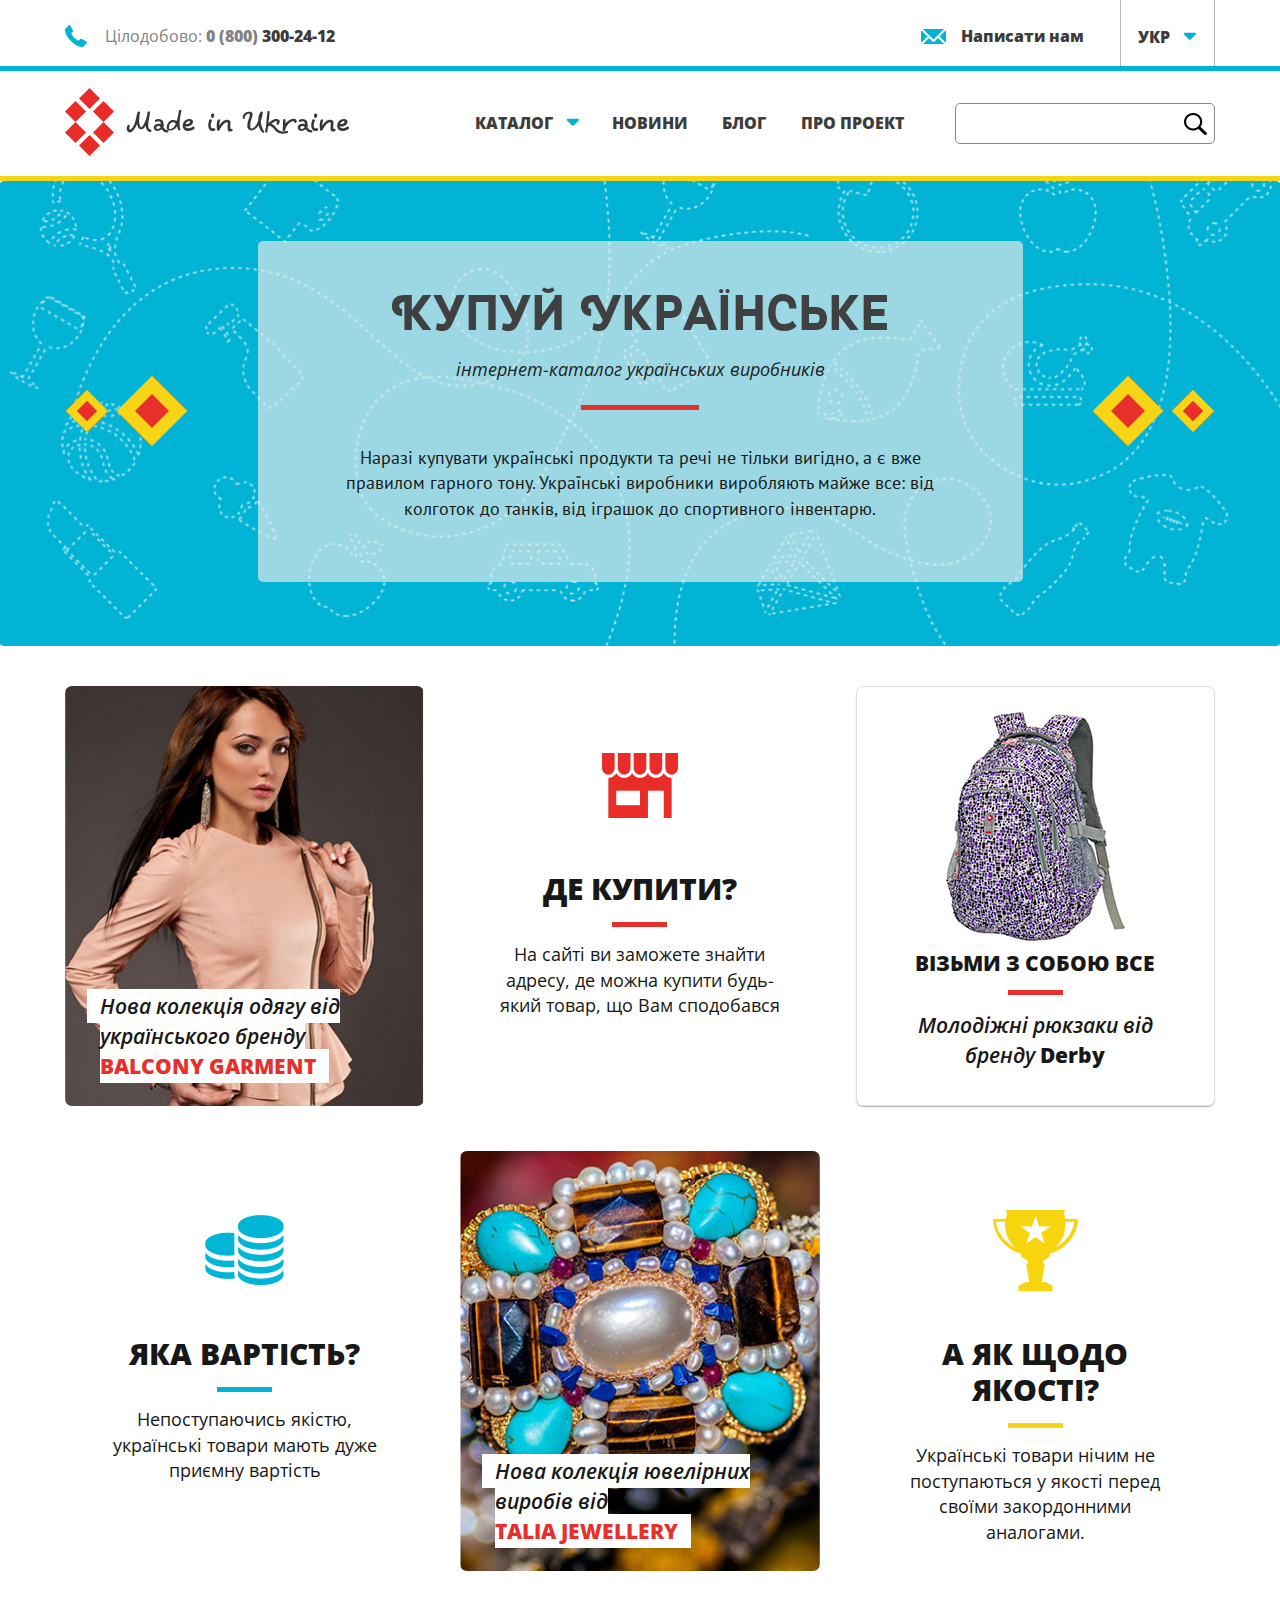
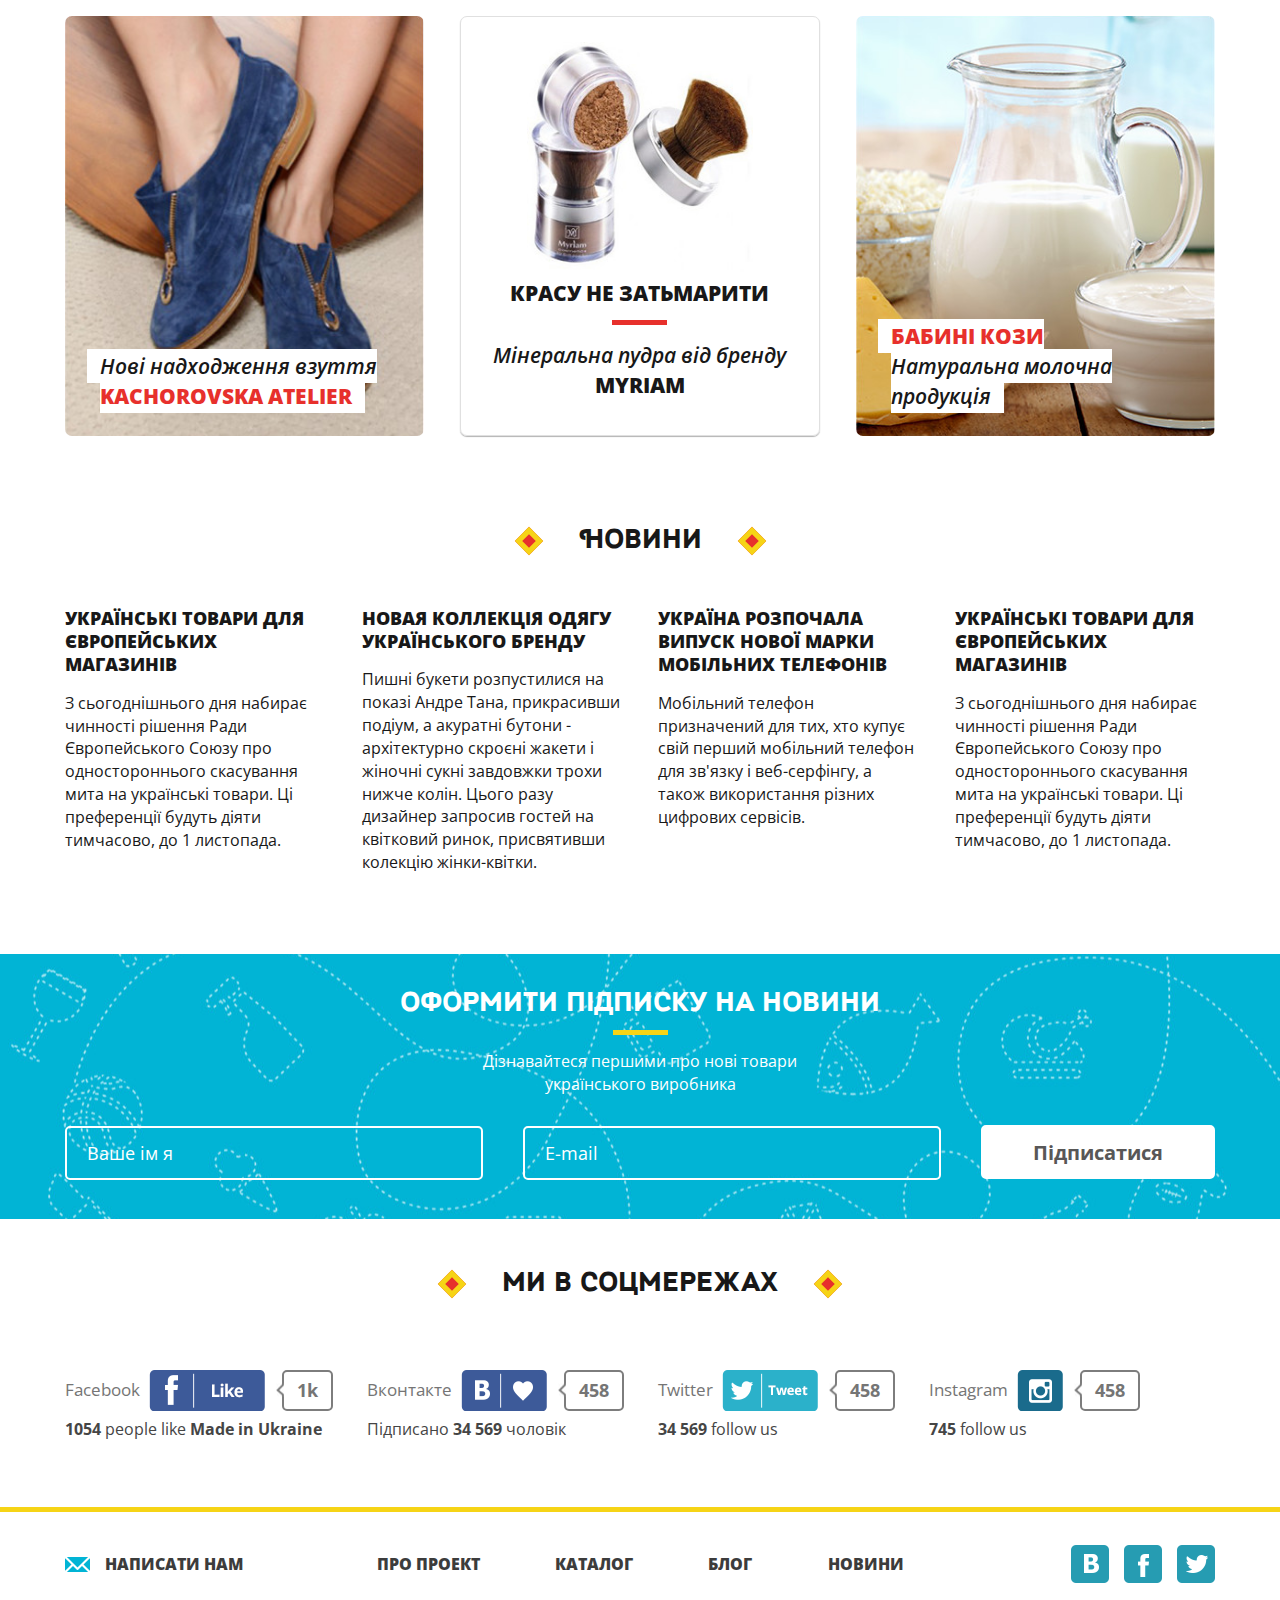
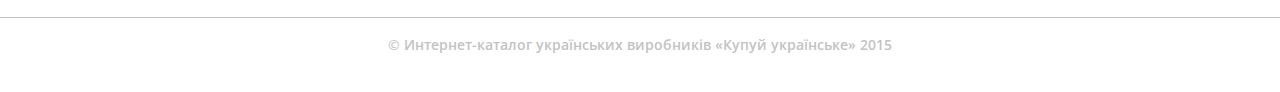
<file: index.html>
<!DOCTYPE html>
<html>
<head lang="en">
	<meta charset="UTF-8">
	<title>UWC_UkraineManufacture</title>
	<link href='http://fonts.googleapis.com/css?family=PT+Sans|Open+Sans:400italic,600italic,400,600,700,800&subset=latin,cyrillic' rel='stylesheet' type='text/css'>
	<link rel="stylesheet" href="//maxcdn.bootstrapcdn.com/font-awesome/4.3.0/css/font-awesome.min.css">
	<link rel="stylesheet" href="css/bootstrap.min.css"/>
	<link rel="stylesheet" href="css/style.css"/>
</head>
<body>
<header class="header">
	<div class="top-line">
		<div class="container">
			<div class="row">
				<div class="col-md-4">
					<div class="background-icon call-us light-grey">
						Цілодобово: <a href="tel:0(800)300-24-12"><span class="light-grey">0 (800)</span> 300-24-12</a>
					</div>
				</div>
				<div class="col language">
					<ul class="lang-dropdown">
						<li><a href="#">УКР</a></li>
					</ul>
				</div>
				<div class="col">
					<div class="background-icon write-us"><a href="mailto:#">Написати нам</a></div>
				</div>
			</div>
		</div>
	</div>
	<div class="container">
		<div class="row navigation">
			<div class="col-md-4">
				<div class="logo"><a href="index.html"><img src="img/logo.png" alt=""/></a></div>
			</div>
			<div class="col-md-5 menu-wrap">
				<nav>
					<ul class="menu top-menu justify-elements">
						<li class="has-dropdown"><a href="catalogue.html">Каталог</a>
							<div class="full-width">
								<div class="container">
									<div class="row">
										<div class="col">
											<ul>
												<li class="background-icon cyan dress"><a href="#">Одяг</a></li>
												<li class="background-icon pink dishes"><a href="#">Посуд</a></li>
												<li class="background-icon red kids"><a href="#">Товари для дітей</a></li>
											</ul>
										</div>
										<div class="col">
											<ul>
												<li class="background-icon yellow boots"><a href="#">Взуття</a></li>
												<li class="background-icon blue alc"><a href="#">Алкогольні напої</a></li>
												<li class="background-icon pink jew"><a href="#">Прикраси</a></li>
											</ul>
										</div>
										<div class="col">
											<ul>
												<li class="background-icon red cosm"><a href="#">Косметика</a></li>
												<li class="background-icon green food"><a href="#">Їжа</a></li>
												<li class="background-icon cyan chem"><a href="#">Битовая хімія</a></li>
											</ul>
										</div>
										<div class="col">
											<ul>
												<li class="background-icon green hyg"><a href="#">Засоби гігієни</a></li>
												<li class="background-icon cyan bags"><a href="catalogue.html">Чемодани та сумки</a></li>
												<li class="background-icon yellow misc"><a href="#">Різне</a></li>
											</ul>
										</div>
									</div>
								</div>
							</div>
						</li>
						<li><a href="index.html#news">новини</a></li>
						<li><a href="#">блог</a></li>
						<li><a href="#">про проект</a></li>
					</ul>
				</nav>
			</div>
			<div class="col-md-3 vertical-align search ">
				<form action="#">
					<input type="search"/>
					<button class="search-button"></button>
				</form>
			</div>
		</div>
	</div>
</header>
<section class="banner full-width-bg-img">
	<div class="container">
		<div class="row">
			<div class="romb-wrap  vert-align-abs">
				<div class="romb small-romb offset-romb"></div>
				<div class="romb"></div>
			</div>
			<div class="about-block">
				<h1 class="myra-font call-2-act">Купуй Українське</h1>
				<h5 class="description title-decor">інтернет-каталог українських виробників</h5>

				<p>Наразі купувати українські продукти та речі не тільки вигідно, а є вже правилом гарного тону. Українські виробники виробляють майже все: від колготок до танків, від іграшок до спортивного інвентарю. </p>
			</div>
			<div class="romb-wrap vert-align-abs right-romb">
				<div class="romb"></div>
				<div class="romb small-romb"></div>
			</div>
		</div>
	</div>
</section>
<section class="portfolio">
	<div class="container">
		<div class="row">
			<div class="col-md-4">
				<div class="image-item portfolio-item garment">
					<div class="bottom-caption">
						<p class="inline-bg">Нова колекція одягу від українського бренду <br/><span class="brand">Balcony garment</span></p>
					</div>
				</div>
			</div>
			<div class="col-md-4">
				<div class="transp-item portfolio-item where">
					<div class="desc-img-wrap vertical-align"><img src="img/home-icon.png" alt=""/></div>
					<h5 class="title-decor">де купити?</h5>

					<p>На сайті ви заможете знайти адресу, де можна купити будь-який товар, що Вам сподобався</p>
				</div>
			</div>
			<div class="col-md-4">
				<div class="border-item portfolio-item">
					<div class="item-img-wrap vertical-align"><img src="img/bag.jpg" alt=""/></div>
					<h5 class="title-decor">візьми з собою все</h5>

					<p>Молодіжні рюкзаки від бренду <span class="small-brand">Derby</span></p>
				</div>
			</div>
		</div>
		<div class="row">
			<div class="col-md-4">
				<div class="transp-item portfolio-item how-much">
					<div class="desc-img-wrap vertical-align"><img src="img/coins.png" alt=""/></div>
					<h5 class="title-decor">Яка вартість?</h5>

					<p>Непоступаючись якістю, українські товари мають дуже приємну вартість</p>
				</div>
			</div>
			<div class="col-md-4">
				<div class="image-item portfolio-item jewellery">
					<div class="bottom-caption">
						<p class="inline-bg">Нова колекція ювелірних виробів від <br/><span class="brand">Talia Jewellery</span></p>
					</div>
				</div>
			</div>
			<div class="col-md-4">
				<div class="transp-item portfolio-item quality">
					<div class="desc-img-wrap vertical-align"><img src="img/trophy.png" alt=""/></div>
					<h5 class="title-decor">а як щодо якості?</h5>

					<p>Українські товари нічим не поступаються у якості перед своїми закордонними аналогами.</p>
				</div>
			</div>
		</div>
		<div class="row">
			<div class="col-md-4">
				<div class="image-item portfolio-item kachorovska">
					<div class="bottom-caption">
						<p class="inline-bg">Нові надходження взуття <span class="brand">Kachorovska atelier</span></p>
					</div>
				</div>
			</div>
			<div class="col-md-4">
				<div class="border-item portfolio-item">
					<div class="item-img-wrap vertical-align"><img src="img/cosmetics.jpg" alt=""/></div>
					<h5 class="title-decor">Красу не затьмарити</h5>

					<p>Мінеральна пудра від бренду <span class="small-brand">MYRIAM</span></p>
				</div>
			</div>
			<div class="col-md-4">
				<div class="image-item portfolio-item milk">
					<div class="bottom-caption">
						<p class="inline-bg"><span class="brand">Бабині кози</span><br/>Натуральна молочна продукція</p>
					</div>
				</div>
			</div>
		</div>
	</div>
</section>
<section id="news">
	<div class="container">
		<div class="row">
			<div class="col-xs-12"><h4 class="myra-font section-title"><span class="romb small-romb">Новини</span></h4></div>
			<div class="col-md-3">
				<h3 class="blog-item-title">Українські товари для європейських магазинів</h3>

				<div class="entry">
					<p>З сьогоднішнього дня набирає чинності рішення Ради Європейського Союзу про одностороннього скасування мита на українські товари. Ці преференції будуть діяти тимчасово, до 1 листопада.</p>
				</div>
			</div>
			<div class="col-md-3">
				<h3 class="blog-item-title">новая коллекція одягу українського бренду</h3>

				<div class="entry">
					<p>Пишні букети розпустилися на показі Андре Тана, прикрасивши подіум, а акуратні бутони - архітектурно скроєні жакети і жіночні сукні завдовжки трохи нижче колін. Цього разу дизайнер запросив гостей на квітковий ринок, присвятивши колекцію жінки-квітки.</p>
				</div>
			</div>
			<div class="col-md-3">
				<h3 class="blog-item-title">Україна розпочала випуск нової марки мобільних телефонів</h3>

				<div class="entry">
					<p>Мобільний телефон призначений для тих, хто купує свій перший мобільний телефон для зв'язку і веб-серфінгу, а також використання різних цифрових сервісів.</p>
				</div>
			</div>
			<div class="col-md-3">
				<h3 class="blog-item-title">Українські товари для європейських магазинів</h3>

				<div class="entry">
					<p>З сьогоднішнього дня набирає чинності рішення Ради Європейського Союзу про одностороннього скасування мита на українські товари. Ці преференції будуть діяти тимчасово, до 1 листопада.</p>
				</div>
			</div>
		</div>
	</div>
</section>
<section class="subscribe full-width-bg-img ">
	<div class="container">
		<div class="row">
			<div class="col-xs-12">
				<h4 class="myra-font title-decor section-title">Оформити підписку на новини</h4>

				<p>Дізнавайтеся першими про нові товари українського виробника</p>

				<form action="#" class="justify-elements">
					<input type="text" placeholder="Ваше ім я"/>
					<input type="email" placeholder="E-mail"/>
					<button class="button">Підписатися</button>
				</form>
			</div>
		</div>
	</div>
</section>
<section class="social">
	<div class="container">
		<div class="row">
			<div class="col-xs-12">
				<h4 class="myra-font section-title"><span class="romb small-romb">ми в соцмережах</span></h4>
			</div>
			<div class="col-xs-12 share-buttons">
				<div class="single-social">
					<p class="social-name">Facebook</p>
					<a href="#" class="fb"></a>

					<div class="counter">1k</div>
					<p class="total"><b>1054</b> people like <b>Made in Ukraine</b></p>
				</div>
				<div class="single-social">
					<p class="social-name">Вконтакте</p>
					<a href="#" class="vk"></a>

					<div class="counter">458</div>
					<p class="total">Підписано <b>34 569</b> чоловік</p>
				</div>
				<div class="single-social">
					<p class="social-name">Twitter</p>
					<a href="#" class="tw"></a>

					<div class="counter">458</div>
					<p class="total"><b>34 569</b> follow us</p>
				</div>
				<div class="single-social">
					<p class="social-name">Instagram</p>
					<a href="#" class="inst"></a>

					<div class="counter">458</div>
					<p class="total"><b>745</b> follow us</p>
				</div>
			</div>
		</div>

	</div>
</section>
<footer class="footer">
	<div class="bottom-links">
		<div class="container">
			<div class="row">
				<div class="col-md-3">
					<div class="background-icon write-us"><a href="mailto:#">Написати нам</a></div>
				</div>
				<div class="col-md-6">
					<nav>
						<ul class="menu bottom-menu justify-elements">
							<li><a href="#">про проект</a></li>
							<li><a href="#">каталог</a></li>
							<li><a href="#">блог</a></li>
							<li><a href="#">Новини</a></li>
						</ul>
					</nav>
				</div>
				<div class="col-md-3 our-socials">
					<a href="#" class="social-page vk-page"></a>
					<a href="#" class="social-page fb-page"></a>
					<a href="#" class="social-page tw-page"></a>
				</div>
			</div>
		</div>
	</div>
	<div class="copyright">
		<p>&copy; Интернет-каталог українських виробників «Купуй українське» 2015</p>
	</div>
</footer>
</body>
</html>
</file>
<file: css/style.css>
@font-face {
	font-family: 'Myra4FCaps';
	src: url('../fonts/Myra4FCaps-Bold.eot?#iefix') format('embedded-opentype'),  url('../fonts/Myra4FCaps-Bold.woff') format('woff'), url('../fonts/Myra4FCaps-Bold.ttf')  format('truetype'), url('../fonts/Myra4FCaps-Bold.svg#Myra4FCaps-Bold') format('svg');
	font-weight: 700;
	font-style: normal;
}

@font-face {
	font-family: 'Muller';
	src: url('../fonts/MullerExtraBoldDEMO.eot?#iefix') format('embedded-opentype'),  url('../fonts/MullerExtraBoldDEMO.woff') format('woff'), url('../fonts/MullerExtraBoldDEMO.ttf')  format('truetype'), url('../fonts/MullerExtraBoldDEMO.svg#MullerExtraBoldDEMO') format('svg');
	font-weight: 800;
	font-style: normal;
}



/*----------------------------------------------
	Base Styles
----------------------------------------------*/
*, *:after, *:before{
	-webkit-box-sizing: border-box;
	-moz-box-sizing: border-box;
	box-sizing: border-box;
}
body{
	color: #181818;
	font-size: 16px;
}
body, p, a, h1,h2,h3,h4,h5,h6{
	font-family: 'Open Sans', Arial, sans-serif;
}
p{
	margin-bottom: 20px;
}
ul{
	list-style: none;
}
a{
	/*-webkit-transition: color .3s ease, background-color .3s ease;*/
	/*-moz-transition: color .3s ease, background-color .3s ease;*/
	/*-ms-transition: color .3s ease, background-color .3s ease;*/
	/*-o-transition: color .3s ease, background-color .3s ease;*/
	/*transition: color .3s ease, background-color .3s ease;*/
}
/* Input Styling */
input[type="text"],
input[type="password"],
input[type="date"],
input[type="datetime"],
input[type="datetime-local"],
input[type="month"],
input[type="week"],
input[type="email"],
input[type="number"],
input[type="search"],
input[type="tel"],
input[type="time"],
input[type="url"],
select,
textarea {
	line-height: 39px;
	height: 41px;
	background-color: transparent;
	border: 1px solid #898989;
	-webkit-border-radius: 5px;
	-moz-border-radius: 5px;
	border-radius: 5px;
	padding-left: 20px;
}
select,
textarea{
	/*height: auto;*/
}
.col{
	padding-left: 18px;
	padding-right: 18px;
	float: left;
}
/*----------------------------------------------
	Modules
----------------------------------------------*/

.background-icon{
	padding-left: 40px;
	position: relative;
}
	.background-icon:before{
		content: '';
		display: block;
		position: absolute;
		top: 0;
		left: 0;
		width: 22px;
		height: 22px;
		background-repeat: no-repeat;
	}
	.background-icon a{
		font-weight: 800;
		color: #3c3c3c;
	}

.menu-wrap{
	position: static;
}
.menu{
	padding: 0;
	margin-bottom: 0;
	height: 105px;
}
	.menu>li{
		line-height: 105px;
		height: 105px;
	}
		.menu>li>a{
			display: block;
			text-transform: uppercase;
			color: #3c3c3c;
			font-weight: 800;
			font-size: 16px;
			line-height: 105px;
			padding-left: 15px;
			padding-right: 15px;
		}
			.menu li.has-dropdown>a:after,
			.lang-dropdown li:first-child>a:after{
				padding-left: 14px;
				content: '\f0d7';
				color: #01B4D5;
				font-family: FontAwesome;
				font-size: 20px;
				line-height: 22px;
			}
			.menu>li>a:focus,
			.lang-dropdown li:first-child a:focus{
				text-decoration: none;
			}
			.menu>li:hover>a,
			.lang-dropdown li:first-child:hover a{
				text-decoration: none;
				background-color: #01B4D5;
				color: #ffffff;
			}
			.menu li.has-dropdown:hover>a:after,
			.lang-dropdown li:first-child:hover>a:after{
				content: '\f0d8';
				color: #ffffff;
			}
		.full-width{
			display: none;
			position: absolute;
			width: 100%;
			background-color: #fff;
			left: 0;
			top: 100%;
			z-index: 2;
			padding-top: 50px;
			padding-bottom: 60px;
			border-top: 5px solid #F6D416;
			-webkit-box-shadow: 0 6px 8px rgba(0, 0, 0, .12);
			-moz-box-shadow: 0 6px 8px rgba(0, 0, 0, .12);
			box-shadow: 0 6px 8px rgba(0, 0, 0, .12);
		}
		.has-dropdown:hover .full-width{
			display: block;
		}
			.has-dropdown ul{
				padding-left: 0;
			}
				.has-dropdown ul li{
					line-height: 46px;
				}
					.has-dropdown ul li+li{
						margin-top: 25px;
					}
					.has-dropdown ul li a{
						font-size: 16px;
					}
						.has-dropdown ul li a:hover{
							font-size: 16px;
							color: #000;
						}
				.has-dropdown ul li.background-icon{
					padding-left: 65px;
				}
					.has-dropdown ul li.background-icon:before{
						width: 46px;
						height: 46px;
						background-color: #fff;
						-webkit-border-radius: 50%;
						-moz-border-radius: 50%;
						border-radius: 50%;
						background-image: url(../img/menu_icon.png);
					}
					.has-dropdown ul li.cyan:before{
						background-color: #1C9BB2;
					}
					.has-dropdown ul li.blue:before{
						background-color: #01B4D5;
					}
					.has-dropdown ul li.green:before{
						background-color: #4CA52D;
					}
					.has-dropdown ul li.red:before{
						background-color: #E7302C;
					}
					.has-dropdown ul li.pink:before{
						background-color: #D4476F;
					}
					.has-dropdown ul li.yellow:before{
						background-color: #F6D416;
					}
					.has-dropdown ul li.dress:before{
						background-position: -276px 0;}
					.has-dropdown ul li.dishes:before{
						background-position: -230px 0;}
					.has-dropdown ul li.kids:before{
						background-position: -460px 0;}
					.has-dropdown ul li.boots:before{
						background-position: -92px 0;}
					.has-dropdown ul li.alc:before{
						background-position: 0 0;}
					.has-dropdown ul li.jew:before{
						background-position: -414px 0;}
					.has-dropdown ul li.cosm:before{
						background-position: -184px 0;}
					.has-dropdown ul li.food:before{
						background-position: -322px 0;}
					.has-dropdown ul li.chem:before{
						background-position: -138px 0;}
					.has-dropdown ul li.hyg:before{
						background-position: -368px 0;}
					.has-dropdown ul li.bags:before{
						background-position: -46px 0;}
					.has-dropdown ul li.misc:before{
						background-position: -506px 0;}
.vert-align-abs{
	position: absolute;
	top: 0;
	bottom: 0;
	left: 0;
}
.romb-wrap{
	width: 130px;
}
	.romb:after,
	.section-title .romb:before{
		content: '';
		position: absolute;
		top: 0;
		bottom: 0;
		margin: auto 0;
		display: block;
		left: 80px;
		width: 50px;
		height: 50px;
		background-color: #E7302C;
		border: 13px solid #F6D416;
		-webkit-transform: rotate(45deg);
		-moz-transform: rotate(45deg);
		-ms-transform: rotate(45deg);
		-o-transform: rotate(45deg);
		transform: rotate(45deg);
	}
	.small-romb:after{
		-webkit-transform: scale(.6) rotate(45deg);
		-moz-transform: scale(.6) rotate(45deg);
		-ms-transform: scale(.6) rotate(45deg);
		-o-transform: scale(.6) rotate(45deg);
		transform: scale(.6) rotate(45deg);
		left: 15px;
	}
	.right-romb{
		left: auto;
		right: 0;
	}
	.right-romb .romb:after{
		right: 80px;
		left: auto;
	}
	.right-romb .small-romb:after{
		right: 15px;
		left: auto;
	}

.myra-font{
	font-family: Myra4FCaps, 'Open Sans', sans-serif;
}
.light-grey{
	color: #828282;
}

.brand{
	font-weight: 800;
	font-size: 21px;
	color: #e7302c;
	text-transform: uppercase;
	font-style: normal;
}
.small-brand{
	font-weight: 800;
	font-style: normal;
}
.inline-bg{
	display: inline;
	background-color: #fff;
	-webkit-box-shadow: 10px 0 0 3px #fff, -10px 0 0 3px #fff;
	-moz-box-shadow: 10px 0 0 3px #fff, -10px 0 0 3px #fff;
	box-shadow: 10px 0 0 3px #fff, -10px 0 0 3px #fff;
}
.bottom-caption{
	position: absolute;
	bottom: 25px;
	left: 35px;
}
.section-title{
	font-size: 28px;
	text-align: center;
}
	.section-title span{
		position: relative;
	}
		.section-title .romb.small-romb:after,
		.section-title .romb.small-romb:before{
			-webkit-transform: scale(.4) rotate(45deg);
			-moz-transform: scale(.4) rotate(45deg);
			-ms-transform: scale(.4) rotate(45deg);
			-o-transform: scale(.4) rotate(45deg);
			transform: scale(.4) rotate(45deg);
		}
		.section-title .romb:before{
			left: -75px;
			right: auto;
		}
		.section-title .romb:after{
			right: -75px;
			left: auto;
		}
.blog-item-title{
	font-size: 18px;
	font-weight: 800;
	text-transform: uppercase;
	line-height: 1.3;
	margin-top: 0;
	margin-bottom: 15px;
}
.button{
	height: 54px;
	font-size: 20px;
	font-weight: 700;
	color: #585757;
	line-height: 50px;
	border: 2px solid #ffffff;
	background-color: #fff;
	-webkit-border-radius: 5px;
	-moz-border-radius: 5px;
	border-radius: 5px;
	padding-left: 50px;
	padding-right: 50px;
}


.single-social{
	display: inline-block;
	margin-right: 30px;
	margin-bottom: 20px;
}
	.single-social+.single-social{
		/*margin-left: 30px;*/
	}
	.single-social >*{
		display: inline-block;
		vertical-align: middle;
		margin-bottom: 0;
		line-height: 36px;
		font-size: 17px;
		color: #757575;
	}
	.single-social .social-name{
		margin-right: 5px;
	}
	.single-social a{
		margin-right: 13px;
		height: 41px;
		background-image: url(../img/soc.png);
	}
		.single-social .fb{
			width: 116px;
			background-position: 0 0;
		}
		.single-social .vk{
			width: 86px;
			background-position: -116px 0;
		}
		.single-social .tw{
			width: 96px;
			background-position: -202px 0;
		}
		.single-social .inst{
			width: 46px;
			background-position: -298px 0;
		}
	.single-social .counter{
		line-height: 37px;
		border: 2px solid #7D7D7D;
		padding-left: 13px;
		padding-right: 13px;
		-webkit-border-radius: 5px;
		-moz-border-radius: 5px;
		border-radius: 5px;
		font-size: 18px;
		font-weight: 700;
		position: relative;
	}
		.single-social .counter:before{
			content: '';
			display: block;
			position: absolute;
			top: 50%;
			right: 100%;
			width: 8px;
			height: 13px;
			background-image: url(../img/side_arrow.jpg);
			-webkit-transform: translateY(-50%);
			-moz-transform: translateY(-50%);
			-ms-transform: translateY(-50%);
			-o-transform: translateY(-50%);
			transform: translateY(-50%);
		}
	.single-social .total{
		display: block;
		font-size: 16px;
		color: #454545;
	}


/*----------------------------------------------
	Header styles
----------------------------------------------*/


.header, .footer{
	color: #3c3c3c;
}
.header{
	border-bottom: 5px solid #F6D416;
	position: relative;
}
	.top-line{
		border-bottom: 5px solid #01B4D5;
	}
	.top-line .col{
		float: right;
		/*margin-right: 15px;*/
	}
	.top-line .row>div:not(.language),
	.lang-dropdown a{
		padding-top: 25px;
		padding-bottom: 18px;
		line-height: 22px;
	}
	.write-us:before{
		width: 25px;
		background-image: url(../img/sprite.png);
		background-position: 0 0;
	}
	.call-us:before{
		background-image: url(../img/sprite.png);
		background-position: -25px 0;
	}
	.language{
		font-weight: 800;
	}
		.lang-dropdown{
			border-left: 1px solid #b6b6b6;
			border-right: 1px solid #b6b6b6;
			width: 95px;
			margin-bottom: 0;
			padding-left: 0;
		}
		.lang-dropdown a{
			padding-left: 17px;
			padding-right: 17px;
			display: block;
			color: #3c3c3c;
		}
		.lang-dropdown a:hover,
		.lang-dropdown a:focus{
			text-decoration: none;
		}
	.logo{
		padding-top: 17px;
		padding-bottom: 20px;
		/*height: 105px;*/
	}
	.navigation>div{
		height: 105px;
	}
	.search{
		text-align: right;
	}
		.search form{
			position: relative;
		}
		.search form button{
			padding: 0;
			position: absolute;
			right: 8px;
			top: 50%;
			-webkit-transform: translateY(-50%);
			-moz-transform: translateY(-50%);
			-ms-transform: translateY(-50%);
			-o-transform: translateY(-50%);
			transform: translateY(-50%);
			width: 23px;
			height: 22px;
			background-image: url(../img/sprite.png);
			background-position: -47px 0;
			background-color: transparent;
			border: none;
		}
		.search input{
			width: 260px;
			padding-right: 40px;
			font-size: 16px;
			font-weight: 600;
		}


/*----------------------------------------------
	Home page
----------------------------------------------*/

.banner{
	padding-top: 60px;
	padding-bottom: 64px;
	background-image: url("../img/banner.jpg");
}
	.banner .row{
		position: relative;
	}
	.about-block{
		background-color: rgba(235, 235, 235, .66);
		-webkit-border-radius: 5px;
		-moz-border-radius: 5px;
		border-radius: 5px;
		padding: 50px 85px 60px;
		text-align: center;
		font-size: 18px;
		width: 765px;
		margin: 0 auto;
	}
	.about-block p{
		font-family: 'PT Sans', Arial, sans-serif;
		font-size: 18px;
		margin: 0;
	}
	.about-block .description{
		font-size: 18px;
		color: #222;
		font-style: italic;
		font-weight: 400;
	}
	.about-block .description.title-decor{
		margin-bottom: 65px;
	}
	.about-block .description.title-decor:after{
		bottom: -30px;
		width: 118px;
	}
	.about-block .call-2-act{
		color: #404040;
		font-size: 49px;
		margin-bottom: 15px;
		margin-top: 0;
	}

.portfolio{
	padding-top: 40px;
	padding-bottom: 40px;
}
	.portfolio-item{
		padding: 25px 32px 35px 32px;
		height: 420px;
		-webkit-border-radius: 7px;
		-moz-border-radius: 7px;
		border-radius: 7px;
		background-color: transparent;
		overflow: hidden;
		font-size: 18px;
	}
	.portfolio .row+.row{
		margin-top: 45px;
	}
	.portfolio-item h5{
		font-weight: 800;
		text-transform: uppercase;
	}
	.image-item{
		background-color: #aaa;
		font-size: 21px;
		font-weight: 600;
		font-style: italic;
		-webkit-background-size: cover;
		background-size: cover;
		background-repeat: no-repeat;
		background-position: 50% 50%;
		padding-right: 18px;
		position: relative;
	}
		.garment{
			background-image: url(../img/garment.jpg);
		}
		.jewellery{
			background-image: url(../img/jewellery.jpg);
		}
		.kachorovska{
			background-image: url(../img/kachorovska.jpg);
		}
		.milk{
			background-image: url(../img/milk.jpg);
		}

	.transp-item{
		text-align: center;
	}
		.transp-item h5{
			font-size: 30px;
			line-height: 1.2;
		}
		.desc-img-wrap{
			height: 150px;
			text-align: center;
		}
		.how-much .title-decor:after{
			background-color: #01B4D5;
		}
		.quality .title-decor:after{
			background-color: #F6D416;
		}
	.border-item{
		border: 1px solid #e0e0e0;
		-webkit-box-shadow:  0 1px 1px rgba(0,0,0,.3);
		-moz-box-shadow:  0 1px 1px rgba(0,0,0,.3);
		box-shadow:  0 1px 1px rgba(0,0,0,.3);
		text-align: center;
		font-size: 21px;
		font-weight: 600;
		font-style: italic;
	}
		.border-item h5{
			font-size: 21px;
			font-style: normal;
		}
		.item-img-wrap{
			text-align: center;
			height: 230px;
		}
			.item-img-wrap img{
				max-height: 100%;
			}

#news{
	padding-top: 40px;
	padding-bottom: 60px;
}
	#news .section-title{
		margin-bottom: 50px;
	}

.subscribe{
	padding-top: 25px;
	padding-bottom: 37px;
	text-align: center;
	color: #ffffff;
	background-image: url(../img/banner.jpg);
}
	.subscribe .title-decor{
		margin-bottom: 30px;
	}
	.subscribe .title-decor:after{
		bottom: -15px;
		background-color: #F6D416;
	}
	.subscribe p{
		width: 400px;
		margin: 0 auto 30px;
	}
	.subscribe input{
		width: 36.35%;
		line-height: 50px;
		height: 54px;
		color: #ffffff;
		border: 2px solid #ffffff;
		font-size: 18px;
	}
		.subscribe ::-webkit-input-placeholder {
			color: white;
		}
		.subscribe :-moz-placeholder { /* Firefox 18- */
			color: white;
		}
		.subscribe ::-moz-placeholder {  /* Firefox 19+ */
			color: white;
		}
		.subscribe :-ms-input-placeholder {
			color: white;
		}
	
.social{
	padding-top: 40px;
	padding-bottom: 10px;
}
	.social .section-title{
		margin-bottom: 70px;
	}
/*----------------------------------------------
	Catalogue page
----------------------------------------------*/

.shop{
	padding-top: 15px;
}
	.cat-title{
		font-size: 18px;
		font-family: Muller, "Open Sans", sans-serif;
		text-transform: uppercase;
		margin-bottom: 20px;
	}
	.sub-cat{
		padding-left: 0;
		padding-bottom: 20px;
		border-bottom: 1px solid #5f5f5f;
		margin-bottom: 40px;

	}
		.sub-cat a{
			display: block;
			padding-left: 15px;
			font-weight: 600;
			color: #181818;
			line-height: 1.1;
			padding-top: 12px;
			padding-bottom: 12px;
		}
			.sub-cat .selected-cat a{
				background-color: #F3F3F3;
				border-left: 4px solid #01B4D5;
			}
	.filter{
		position: relative;
	}
		.clear{
			position: absolute;
			top: -3px;
			right: 0;
			color: #717171;
			font-size: 18px;
			line-height: 1;
			padding-right: 25px;
		}
			.clear:hover{
				text-decoration: none;

			}
			.clear:after{
				content: '';
				position: absolute;
				top: 3px;
				right: 0;
				width: 15px;
				height: 15px;
				background-image: url(../img/clear_cross.png);
			}
		.filter ul{
			padding-left: 0;
		}
			.filter li{
				margin-bottom: 25px;
			}
				.filter input[type='checkbox']{
					display: none;
				}
				.filter label{
					padding-left: 40px;
					position: relative;
					line-height: 23px;
					font-weight: 600;
					cursor: pointer;
				}
					.filter label:before{
						content: '';
						display: block;
						position: absolute;
						left: 0;
						top: 0;
						width: 23px;
						height: 23px;
						background-color: #C8C8C8;
					}
				.filter input[type='checkbox']:checked + label:before{
					background-color: #01B4D5;
					background-image: url(../img/mark.png);
					background-position: 50% 50%;
					background-repeat: no-repeat;
				}
	.product-list{

	}
		.total-count{
			float: left;
			font-size: 18px;
			margin-bottom: 0;
			line-height: 41px;
		}
		.order{
			float: right;
			font-weight: 600;
			margin-bottom: 0;
		}
		.order select{
			height: 41px;
			margin-left: 30px;
			padding-right: 25px;
		}
		.promo{
			margin-top: 30px;
			height: 350px;
			margin-bottom: 35px;
		}
		.catalogue-item{
			-webkit-border-radius: 5px;
			-moz-border-radius: 5px;
			border-radius: 5px;
			overflow: hidden;
			height: 295px;
			margin-bottom: 30px;
			line-height: 293px;
			font-size: 0;
		}
			.catalogue-item a{
				display: inline-block;
			}
				.catalogue-item img{
					max-width: 100%;
					max-height: 100%;
				}
		.product-title{
			font-size: 18px;
			margin-top: 15px;
			line-height: 1.3;
			margin-bottom: 15px;
			font-weight: 700;
		}
		.load-more-wrap{
			text-align: center;
		}
			.load-more{
				font-size: 14px;
				font-weight: 700;
				color: #858585;
				text-transform: uppercase;
			}
				.load-more:before{
					content: '';
					display: block;
					width: 50px;
					height: 50px;
					background-color: transparent;
					border: 1px solid #E7302C;
					-webkit-border-radius: 50%;
					-moz-border-radius: 50%;
					border-radius: 50%;
					margin: 0 auto 10px;
					background: transparent url("../img/circle_arrow.png") 50% 50% no-repeat;
				}


/*----------------------------------------------
	Single product page
----------------------------------------------*/

.breadcrumbs{
	margin-top: 40px;
	padding-bottom: 15px;
	color: #919191;
	font-weight: 700;
	font-size: 18px;
}
	.breadcrumbs a{
		color: #919191;
	}

.single-product{
	padding-top: 15px;
	padding-bottom: 60px;
	color: #000;
}
	.details-wrap{
		padding-bottom: 25px;
	}
		.product-photo{
			-webkit-border-radius: 5px;
			-moz-border-radius: 5px;
			border-radius: 5px;
			padding: 27px;
			margin-bottom: 48px;
		}
			.product-photo img{
				height: 300px;
			}
		.photo-container{
			display: block;
			position: relative;
			-webkit-border-radius: 6px;
			-moz-border-radius: 6px;
			border-radius: 6px;
			padding-bottom: 100%;
			overflow: hidden;
		}
			.photo-container.selected{
				-webkit-box-shadow: 0 0 0 2px #2095ab;
				-moz-box-shadow: 0 0 0 2px #2095ab;
				box-shadow: 0 0 0 2px #2095ab;
			}
			.photo-container img{
				position: absolute;
				top: 0;
				left: 0;
				right: 0;
				bottom: 0;
				margin: auto;
				max-height: 100%;
				max-width: 100%;
			}
		.product-details{
			border-bottom: 1px solid #616161;
			margin-bottom: 40px;
		}
			.single-title{
				font-size: 22px;
				font-weight: 800;
				color: #000;
				text-transform: uppercase;
				margin: 0 0 15px;
				line-height: 1.1;
			}
			.sub-title{
				font-size: 16px;
				font-weight: 800;
				color: #000;
				text-transform: uppercase;
			}
			.item-specs{
				padding: 17px 0 0;
				margin-bottom: 20px;
				color: #000000;
			}
				.key{
					font-weight: 700;
				}
			.product-variations{
				margin-bottom: 30px;
			}
				.product-variations .variation-attr{
					margin-bottom: 10px;
				}
				.product-variations a{
					display: inline-block;
					width: 26px;
					height: 26px;
					-webkit-border-radius: 50%;
					-moz-border-radius: 50%;
					border-radius: 50%;
					background-color: #dddddd;
					border: 3px solid #fff;
				}
					.product-variations a.active{
						border-color: #3F3F3F;
					}
					.product-variations a.purple{
						background-color: #8141B8;}
					.product-variations a.blue{
						background-color: #5476C2;}
					.product-variations a.yellow{
						background-color: #E9D41F;}
					.product-variations a.red{
						background-color: #E7302C;}
					.product-variations a+a{
						margin-left: 15px;
					}
			.item-price{
				color: #e7302c;
				font-size: 30px;
				font-weight: 800;
				font-family: Muller, "Open Sans", sans-serif;
				margin-bottom: 30px;
			}

	.description-wrap{
		padding-top: 25px;
	}
	.more{
		color: #0e8ba2;
		font-size: 18px;
		font-weight: 600;
		border-bottom: 1px dashed #0e8ba2;
	}
		.more:hover{
			text-decoration: none;
		}
	.maker-section{
		padding-top: 15px;
	}
		.maker{
			font-size: 20px;
			font-weight: 600;
			color: #424242;
		}
		.maker-info{
			margin-top: 30px;
			margin-bottom: 40px;
			font-weight: 600;
			color: #404040;
		}
			.site a{
				color: #0e8ba2;
				font-weight: 600;
				font-size: 18px;
				text-decoration: underline;
			}
			.site:before{
				background-image: url(../img/sprite.png);
				background-position: -113px 0;
			}
			.address:before{
				background-image: url(../img/sprite.png);
				background-position: -90px 0;
			}
			.phones{
				font-weight: 700;
			}
			.phones:before{
				background-image: url(../img/sprite.png);
				background-position: -25px 0;
			}
		.map{
			margin-top: 20px;
			-webkit-border-radius: 5px;
			-moz-border-radius: 5px;
			border-radius: 5px;
			overflow: hidden;
		}
			.map img{
				max-width: 100%;
			}
	
/*----------------------------------------------
	Footer styles
----------------------------------------------*/

.footer{
	margin-top: 30px;
	border-top: 5px solid #F6D416;
}
	.copyright{
		border-top: 1px solid #C3C3C3;
		text-align: center;
		padding-top: 17px;
		padding-bottom: 17px;
	}
	.copyright p{
		font-size: 14px;
		font-weight: 600;
		color: #C3C3C3;
	}
	.footer .write-us{
		margin-top: 41px;
		text-transform: uppercase;
	}
	.footer .menu a, .footer .write-us a{
		color: #3c3c3c;
	}
	.our-socials{
		padding-top: 33px;
		font-size: 0;
		text-align: right;
	}
		.social-page+.social-page{
			margin-left: 15px;
		}
		.social-page{
			display: inline-block;
			width: 38px;
			height: 38px;
			background-image: url(../img/soc_sq.png);
		}
		.vk-page{
			background-position: 0 0;
		}
		.fb-page{
			background-position: -38px 0;
		}
		.tw-page{
			background-position: -76px 0;
		}

/*----------------------------------------------
	Utilities styles
----------------------------------------------*/

.cf:before, .cf:after {
	content: " "; /* 1 */
	display: table; /* 2 */
}
	.cf:after {
		clear: both;
	}
	.cf {
		*zoom: 1;
	}
.justify-elements{
	text-align: justify;
	font-size: 1px;
}
	.justify-elements:after{
		content: '';
		display: inline-block;
		width: 100%;
		height: 0;
	}
	.justify-elements > *{
		display: inline-block;
	}
.vertical-align{
	font-size: 0;
}
	.vertical-align:before{
		content: '';
		display: inline-block;
		vertical-align: middle;
		height: 100%;
		width: 0;
	}
	.vertical-align>*{
		display: inline-block;
		vertical-align: middle;
	}

.full-width-bg-img{
	-webkit-background-size: cover;
	background-size: cover;
	background-position: 50% 50%;
	background-repeat: no-repeat;
}


.title-decor{
	position: relative;
	margin-bottom: 35px;
}
	.title-decor:after{
		content: '';
		display: block;
		position: absolute;
		bottom: -20px;
		left: 0;
		right: 0;
		margin: 0 auto;
		width: 55px;
		height: 5px;
		background-color: #E7302C;
	}

.mb35{
	margin-bottom: 35px;
}
.exb{
	font-weight: 800;
}
</file>
